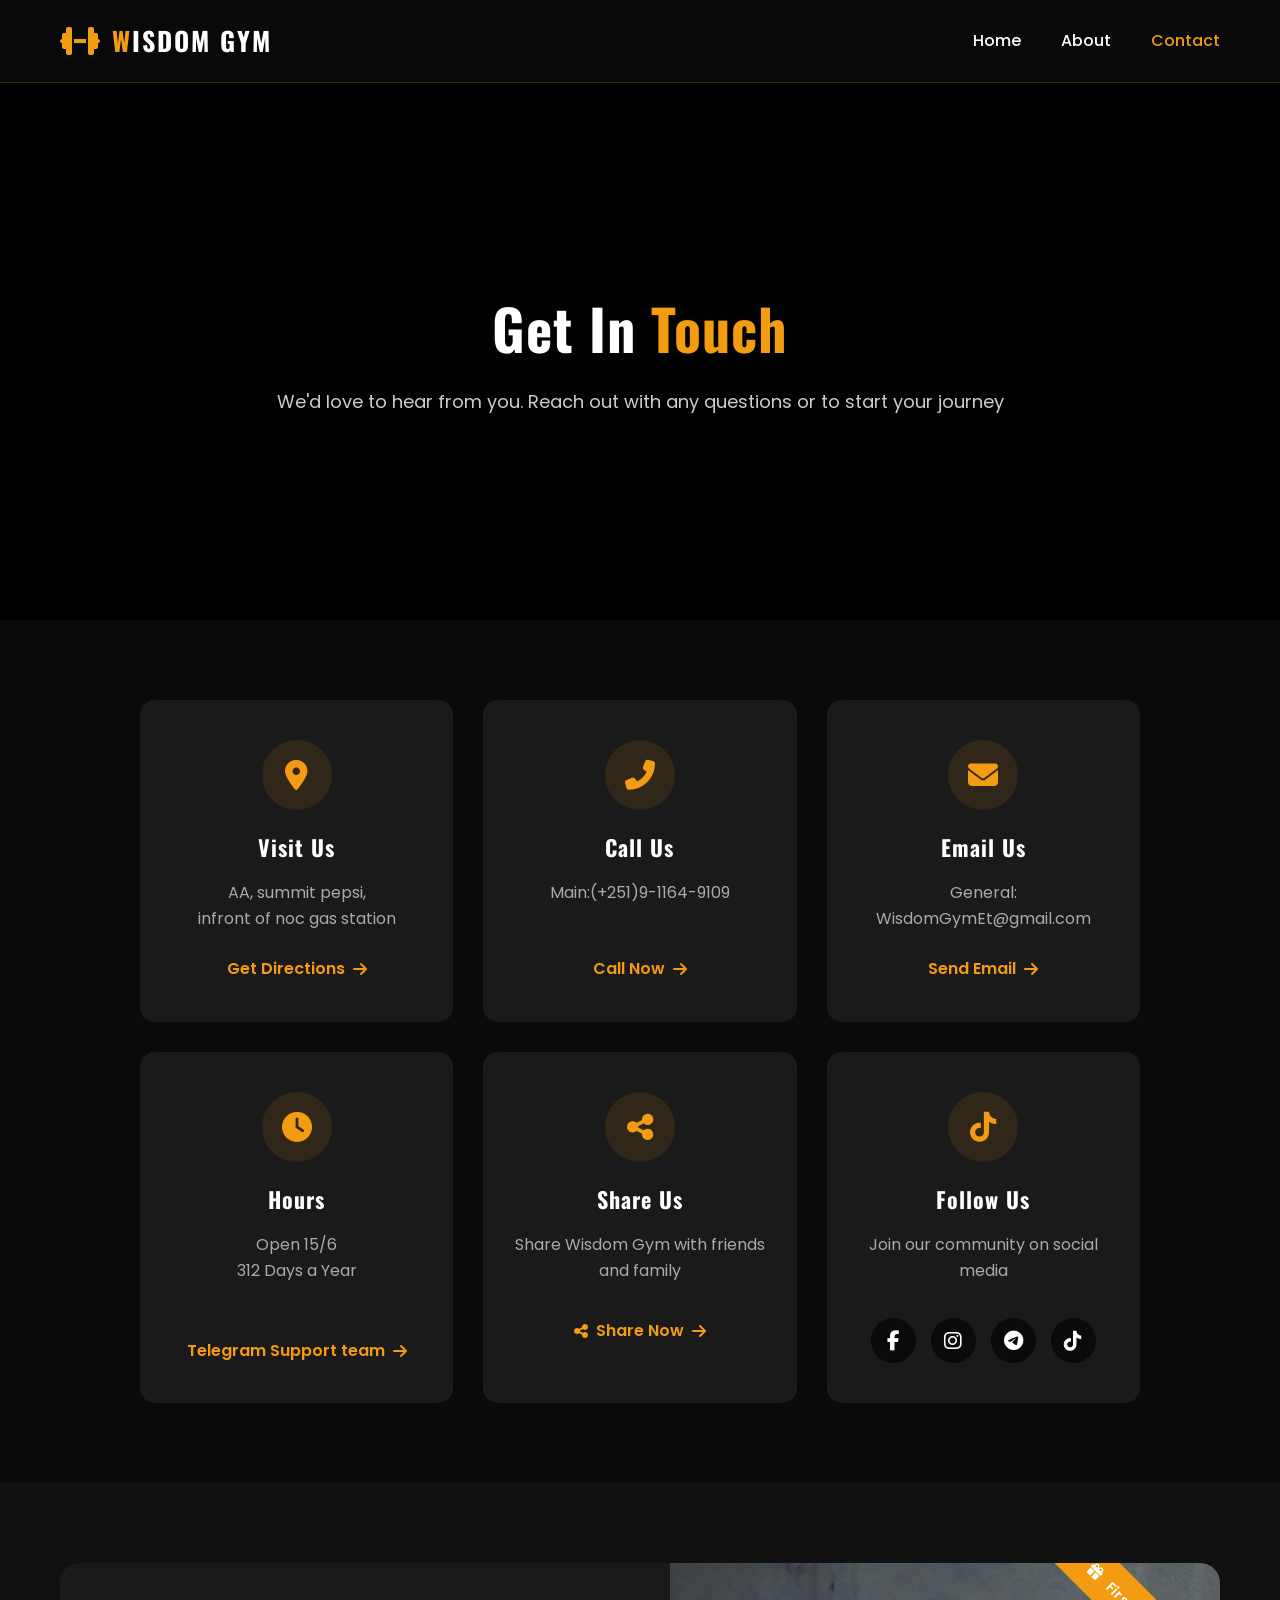
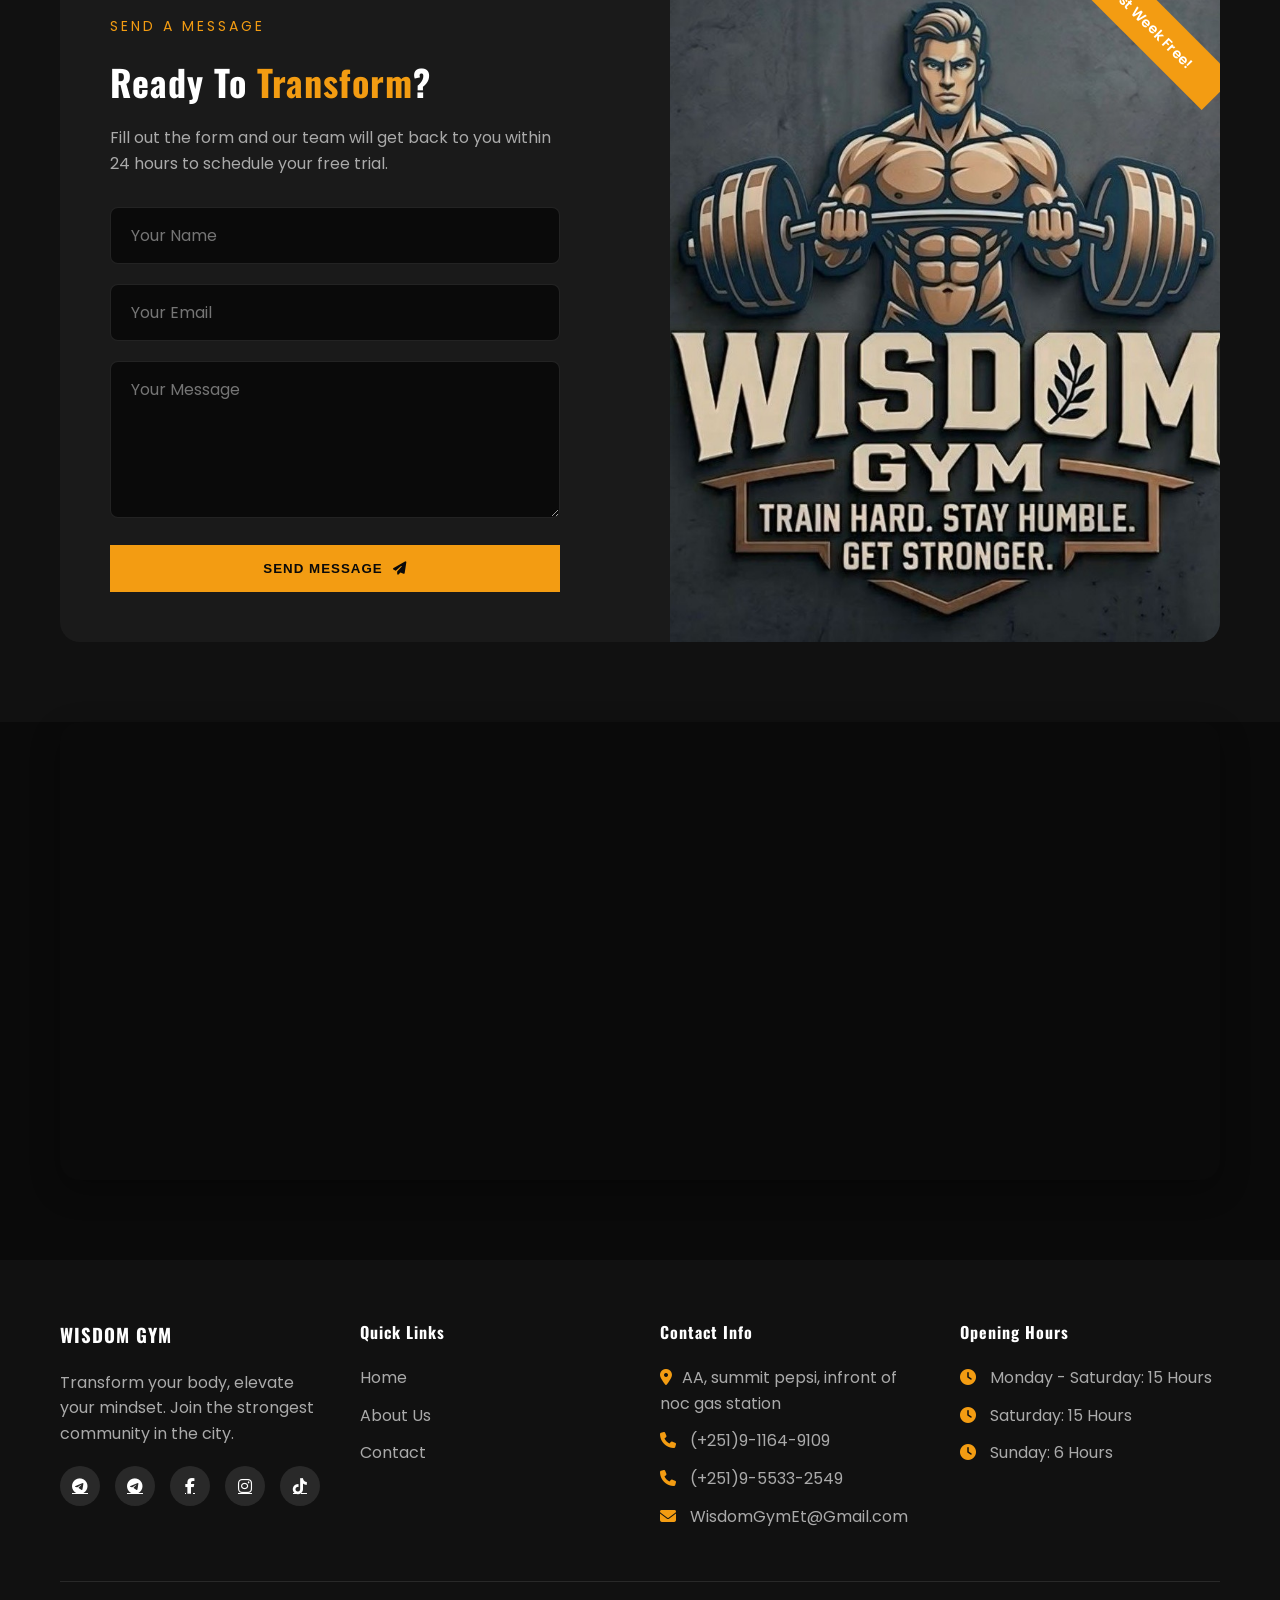
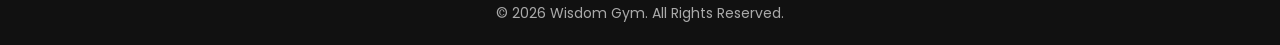
<file: contact.html>
<!DOCTYPE html>
<html lang="en">
<head>
    <meta charset="UTF-8">
    <meta name="viewport" content="width=device-width, initial-scale=1.0">
    <title>Contact | WISDOM GYM</title>
    <link rel="stylesheet" href="style2.css">
    <link rel="stylesheet" href="contact.css">
    <link href="https://fonts.googleapis.com/css2?family=Oswald:wght@400;500;600;700&family=Poppins:wght@300;400;500;600;700&display=swap" rel="stylesheet">
    <link rel="stylesheet" href="https://cdnjs.cloudflare.com/ajax/libs/font-awesome/6.4.0/css/all.min.css">
</head>
<body>
    <nav class="navbar">
        <div class="nav-container">

<div class="logo">
    <i class="fas fa-dumbbell"></i>
    <h1>WISDOM GYM</h1>
</div>

            <ul class="nav-links">
                <li><a href="index.html">Home</a></li>
                <li><a href="about-us.html">About</a></li>
                <li><a href="contact.html" class="active">Contact</a></li>
            </ul>
            <div class="hamburger">
                <span></span>
                <span></span>
                <span></span>
            </div>
        </div>
    </nav>

    <section class="page-header">
        <div class="page-header-overlay"></div>
        <div class="page-header-content">

            <h1>Get In <span class="highlight">Touch</span></h1>
            <p>We'd love to hear from you. Reach out with any questions or to start your journey</p>

        </div>
    </section>







<section class="contact-info-section">
    <div class="container">
        <div class="contact-grid">
            <div class="contact-cards">


                <!-- Existing Card 1: Visit Us -->
                <div class="contact-card">
                    <div class="contact-icon">
                        <i class="fas fa-map-marker-alt"></i>
                    </div>

                        <h3>Visit Us</h3>
                        <p>AA, summit pepsi,<br>infront of noc gas station</p>

<!-- add google map link -->
<!-- add google map link -->
<!-- add google map link -->

<a href="https://www.google.com/maps/place/Wisdom+Gym/@9.0010625,38.8561875,17z/data=!3m1!4b1!4m6!3m5!1s0x164b9b45214409b9:0x9e28ddab6bf6c854!8m2!3d9.0010625!4d38.8561875!16s%2Fg%2F11z2yh9htr!18m1!1e1?entry=ttu&g_ep=EgoyMDI2MDQwOC4wIKXMDSoASAFQAw%3D%3D" target="_blank" class="contact-link">
    Get Directions <i class="fas fa-arrow-right"></i>
</a>

                </div>


                <!-- Existing Card 2: Call Us -->
                <div class="contact-card">
                    <div class="contact-icon">
                        <i class="fas fa-phone-alt"></i>
                    </div>

                        <h3>Call Us</h3>
                        <p>Main:(+251)9-1164-9109<br></p>
                        <a href="tel:+251911649109" class="contact-link">Call Now <i class="fas fa-arrow-right"></i></a>

                </div>


                <!-- Existing Card 3: Email Us -->
                <div class="contact-card">
                    <div class="contact-icon">
                        <i class="fas fa-envelope"></i>
                    </div>

                        <h3>Email Us</h3>
                        <p>General: WisdomGymEt@gmail.com<br></p>
                    <a href="mailto:wisdomgymet@gmail.com" class="contact-link">Send Email <i class="fas fa-arrow-right"></i></a>
                </div>


                <!-- Existing Card 4: Hours -->
                <div class="contact-card">
                    <div class="contact-icon">
                        <i class="fas fa-clock"></i>
                    </div>

                        <h3>Hours</h3>
                        <p>Open 15/6<br>312 Days a Year</p>
                    <a href="https://t.me/Wisdom_Gym_bot" class="contact-link">Telegram Support team <i class="fas fa-arrow-right"></i></a>

                   </div>


                <!-- NEW Card 5: Share Us -->
                <div class="contact-card share-card">
                    <div class="contact-icon">
                        <i class="fas fa-share-alt"></i>
                    </div>

                    <h3>Share Us</h3>
                    <p>Share Wisdom Gym with friends and family</p>
                    <button class="contact-link share-btn" id="shareBtn">
                        <i class="fas fa-share-nodes"></i> Share Now <i class="fas fa-arrow-right"></i>

                    </button>
                    <div id="shareFeedback" class="share-feedback"></div>
                </div>


		<!-- Card 6: Follow Us -->
		<div class="contact-card">
 		   <div class="contact-icon">
  		      <i class="fab fa-tiktok"></i>
  		  </div>

   		 <h3>Follow Us</h3>
    		<p>Join our community on social media</p>


   			 <div class="social-icons-row">
    			    <a href="https://www.facebook.com/share/1GMMY4KpUM/" target="_blank" class="social-icon-circle facebook">
    			        <i class="fab fa-facebook-f"></i> 
    			    </a>
     			   <a href="https://instagram.com/musee1_14" target="_blank" class="social-icon-circle instagram">
     			       <i class="fab fa-instagram"></i>
     			   </a>
      			  <a href="https://t.me/+MwYt6cD4ad01OWQ0" target="_blank" class="social-icon-circle telegram">
   			         <i class="fab fa-telegram-plane"></i>
   			     </a>
    			    <!-- <a href="https://youtube.com/yourchannel" target="_blank" class="social-icon-circle youtube">
    			        <i class="fab fa-youtube"></i> -->
      			  </a>
      			  <a href="https://tiktok.com/@musitwa14" target="_blank" class="social-icon-circle tiktok">
       			     <i class="fab fa-tiktok"></i>
  			      </a>
 			</div>
			</div>
           	 </div>
        	</div>
  	  </div>
	</section>










    <section class="contact-form-section">
        <div class="container">
            <div class="form-wrapper">
                <div class="form-content">
                    <span class="subtitle">SEND A MESSAGE</span>
                    <h2>Ready To <span class="highlight">Transform</span>?</h2>
                    <p>Fill out the form and our team will get back to you within 24 hours to schedule your free trial.</p>

                    <form action="https://formsubmit.co/wisdomgymet@gmail.com" method="POST" class="contact-form">


  <!-- to prevent spam -->
  <input type="hidden" name="_captcha" value="false">
  <input type="hidden" name="_template" value="table">
  <input type="hidden" name="_subject" value="New Portfolio Message!">
  
  <div class="form-group">
    <input type="text" name="name" placeholder="Your Name" required>
  </div>
  <div class="form-group">
    <input type="email" name="email" placeholder="Your Email" required>
  </div>
  <div class="form-group">
    <textarea name="message" rows="5" placeholder="Your Message" required></textarea>
  </div>

<button type="submit" class="btn-primary">SEND MESSAGE <i class="fas fa-paper-plane"></i></button>

</form>

                </div>
                <div class="form-image">

                    <img src="images/logo2.jpg" alt="Gym logo">
                    <!--<img src="https://images.unsplash.com/photo-1581009146145-b5ef050c2e1e?w=400&h=500&fit=crop" alt="Gym Training"> -->
                    <div class="free-trial-badge">
                        <i class="fas fa-gift"></i>
                        <span>First Week Free!</span>
                    </div>
                </div>
            </div>
        </div>
    </section>




<!-- change google map -->
<!-- change google map -->
<!-- change google map -->


<!-- Map Section -->
<section class="map-section">
    <div class="container">
        <div class="map-wrapper">
            <iframe 
                src="https://www.google.com/maps?q=9.000694,38.856444&hl=en&z=15&output=embed"
                allowfullscreen="" 
                loading="lazy">
            </iframe>
        </div>
    </div>
</section>





    <!-- Footer -->
    <footer class="footer">
        <div class="container">
            <div class="footer-content">
                <div class="footer-col">
                    <h3>WISDOM GYM</h3>
                    <p>Transform your body, elevate your mindset. Join the strongest community in the city.</p>
                    <div class="social-links">

                        <a href="https://t.me/Wisdom_Gym_bot"><i class="fab fa-telegram-plane"></i></a>
                        <a href="https://t.me/+MwYt6cD4ad01OWQ0"><i class="fab fa-telegram-plane"></i></a>
                        <a href="https://www.facebook.com/share/1GMMY4KpUM/"><i class="fab fa-facebook-f"></i></a>
                        <a href="https://instagram.com/musee1_14"><i class="fab fa-instagram"></i></a>
                        <a href="https://tiktok.com/@musitwa14"><i class="fab fa-tiktok"></i></a>

                        <!-- <a href="#"><i class="fab fa-twitter"></i></a>
                        <a href="#"><i class="fab fa-youtube"></i></a> -->
                    </div>
                </div>
                <div class="footer-col">
                    <h4>Quick Links</h4>
                    <ul>
                        <li><a href="index.html">Home</a></li>
                        <li><a href="about-us.html">About Us</a></li>
                        <li><a href="contact.html">Contact</a></li>
                    </ul>
                </div>
                <div class="footer-col">
                    <h4>Contact Info</h4>
                    <ul>
                        <li><i class="fas fa-map-marker-alt"></i>AA, summit pepsi, infront of noc gas station</li>
                        <li><i class="fas fa-phone"></i> (+251)9-1164-9109</li>
                        <li><i class="fas fa-phone"></i> (+251)9-5533-2549</li>
                        <li><i class="fas fa-envelope"></i> WisdomGymEt@Gmail.com</li>
                    </ul>
                </div>
                <div class="footer-col">
                    <h4>Opening Hours</h4>
                    <ul>
                        <li><i class="fas fa-clock"></i> Monday - Saturday: 15 Hours</li>
                        <li><i class="fas fa-clock"></i> Saturday: 15 Hours</li>
                        <li><i class="fas fa-clock"></i> Sunday: 6 Hours</li>
                    </ul>
                </div>
            </div>
            <div class="footer-bottom">
                <p>&copy; 2026 Wisdom Gym. All Rights Reserved.</p>
            </div>
        </div>
    </footer>


    <script src="contact.js"></script>
</body>
</html>
</file>
<file: style2.css>
* {
    margin: 0;
    padding: 0;
    box-sizing: border-box;
}

:root {
    --primary: #f39c12;
    --primary-dark: #e67e22;
    --dark: #0a0a0a;
    --dark-gray: #111111;
    --light-gray: #1a1a1a;
    --text-light: #ffffff;
    --text-muted: #aaaaaa;
    --transition: all 0.3s ease;
}

body {
    font-family: 'Poppins', sans-serif;
    background-color: var(--dark);
    color: var(--text-light);
    line-height: 1.6;
    overflow-x: hidden;
}

h1, h2, h3, h4, h5, h6 {
    font-family: 'Oswald', sans-serif;
    font-weight: 700;
    letter-spacing: 1px;
}

.highlight {
    color: var(--primary);
}

.container {
    max-width: 1200px;
    margin: 0 auto;
    padding: 0 20px;
}

.section-header {
    text-align: center;
    margin-bottom: 60px;
}

.section-header .subtitle {
    color: var(--primary);
    font-size: 14px;
    letter-spacing: 3px;
    text-transform: uppercase;
    font-weight: 600;
    display: inline-block;
    margin-bottom: 15px;
}

.section-header h2 {
    font-size: 42px;
    margin-bottom: 15px;
}

.section-header p {
    color: var(--text-muted);
    max-width: 600px;
    margin: 0 auto;
}

/* Navigation */
.navbar {
    position: fixed;
    top: 0;
    width: 100%;
    background: rgba(10, 10, 10, 0.95);
    backdrop-filter: blur(10px);
    z-index: 1000;
    padding: 20px 0;
    border-bottom: 1px solid rgba(243, 156, 18, 0.2);
}

.nav-container {
    max-width: 1200px;
    margin: 0 auto;
    padding: 0 20px;
    display: flex;
    justify-content: space-between;
    align-items: center;
}

.logo h1 {
    font-size: 28px;
    letter-spacing: 2px;
    color: var(--text-light);
}

.logo h1::first-letter {
    color: var(--primary);
}

.nav-links {
    display: flex;
    list-style: none;
    gap: 40px;
}

.nav-links a {
    color: var(--text-light);
    text-decoration: none;
    font-weight: 500;
    transition: var(--transition);
}

.nav-links a:hover,
.nav-links a.active {
    color: var(--primary);
}

.hamburger {
    display: none;
    flex-direction: column;
    cursor: pointer;
}

.hamburger span {
    width: 25px;
    height: 3px;
    background: var(--text-light);
    margin: 3px 0;
    transition: var(--transition);
}

/* Hero Section */
.hero {
    position: relative;
    height: 100vh;
    min-height: 700px;
    background: linear-gradient(rgba(0,0,0,0.7), rgba(0,0,0,0.8)), url('https://images.unsplash.com/photo-1534438327276-14e5300c3a48?w=1920&h=1080&fit=crop');
    background-size: cover;
    background-position: center;
    background-attachment: fixed;
    display: flex;
    align-items: center;
    justify-content: center;
    text-align: center;
}

.hero-overlay {
    position: absolute;
    top: 0;
    left: 0;
    width: 100%;
    height: 100%;
    background: linear-gradient(135deg, rgba(0,0,0,0.8) 0%, rgba(0,0,0,0.6) 100%);
}

.hero-content {
    position: relative;
    z-index: 2;
    max-width: 800px;
    padding: 0 20px;
}

.hero-tag {
    color: var(--primary);
    font-size: 14px;
    letter-spacing: 4px;
    text-transform: uppercase;
    margin-bottom: 20px;
    display: inline-block;
}

.hero-content h1 {
    font-size: 70px;
    line-height: 1.2;
    margin-bottom: 20px;
}

.hero-content p {
    font-size: 18px;
    color: var(--text-muted);
    margin-bottom: 40px;
}

.hero-buttons {
    display: flex;
    gap: 20px;
    justify-content: center;
}

.btn-primary, .btn-secondary {
    padding: 14px 35px;
    text-decoration: none;
    font-weight: 600;
    text-transform: uppercase;
    letter-spacing: 1px;
    transition: var(--transition);
    display: inline-flex;
    align-items: center;
    gap: 10px;
}

.btn-primary {
    background: var(--primary);
    color: var(--dark);
    border: 2px solid var(--primary);
}

.btn-primary:hover {
    background: transparent;
    color: var(--primary);
}

.btn-secondary {
    background: transparent;
    color: var(--text-light);
    border: 2px solid var(--text-light);
}

.btn-secondary:hover {
    background: var(--primary);
    border-color: var(--primary);
    color: var(--dark);
}

.hero-stats {
    position: absolute;
    bottom: 50px;
    left: 0;
    right: 0;
    display: flex;
    justify-content: center;
    gap: 80px;
    z-index: 2;
}

.stat {
    text-align: center;
}

.stat h3 {
    font-size: 32px;
    color: var(--primary);
}

.stat p {
    font-size: 14px;
    color: var(--text-muted);
}

/* Why Choose Us */
.why-choose {
    padding: 100px 0;
    background: var(--dark-gray);
}

.features-grid {
    display: grid;
    grid-template-columns: repeat(auto-fit, minmax(300px, 1fr));
    gap: 30px;
}

.feature-card {
    background: var(--light-gray);
    padding: 40px 30px;
    text-align: center;
    transition: var(--transition);
    border-radius: 10px;
}

.feature-card:hover {
    transform: translateY(-10px);
    border-bottom: 3px solid var(--primary);
}

.feature-icon {
    width: 80px;
    height: 80px;
    background: rgba(243, 156, 18, 0.1);
    border-radius: 50%;
    display: flex;
    align-items: center;
    justify-content: center;
    margin: 0 auto 25px;
}

.feature-icon i {
    font-size: 40px;
    color: var(--primary);
}

.feature-card h3 {
    font-size: 22px;
    margin-bottom: 15px;
}

.feature-card p {
    color: var(--text-muted);
    margin-bottom: 20px;
}

.feature-link {
    color: var(--primary);
    text-decoration: none;
    font-weight: 600;
    display: inline-flex;
    align-items: center;
    gap: 8px;
    transition: var(--transition);
}

.feature-link:hover {
    gap: 12px;
}

/* Coaches Section */
.coaches {
    padding: 100px 0;
    background: var(--dark);
}

.coaches-grid {
    display: grid;
    grid-template-columns: repeat(auto-fit, minmax(250px, 1fr));
    gap: 30px;
}

.coach-card {
    background: var(--light-gray);
    border-radius: 15px;
    overflow: hidden;
    transition: var(--transition);
}

.coach-card:hover {
    transform: translateY(-5px);
}

.coach-image {
    position: relative;
    overflow: hidden;
}

.coach-image img {
    width: 100%;
    height: 350px;
    object-fit: cover;
    transition: var(--transition);
}

.coach-card:hover .coach-image img {
    transform: scale(1.05);
}

.coach-social {
    position: absolute;
    bottom: -50px;
    left: 0;
    right: 0;
    display: flex;
    justify-content: center;
    gap: 15px;
    background: linear-gradient(transparent, rgba(0,0,0,0.7));
    padding: 20px;
    transition: var(--transition);
}

.coach-card:hover .coach-social {
    bottom: 0;
}

.coach-social a {
    width: 35px;
    height: 35px;
    background: var(--primary);
    border-radius: 50%;
    display: flex;
    align-items: center;
    justify-content: center;
    color: var(--dark);
    transition: var(--transition);
}

.coach-social a:hover {
    transform: scale(1.1);
}

.coach-info {
    padding: 20px;
    text-align: center;
}

.coach-info h4 {
    font-size: 20px;
    margin-bottom: 5px;
}

.coach-info p {
    color: var(--primary);
    font-size: 14px;
}

/* Membership Section */
.membership {
    padding: 100px 0;
    background: var(--dark-gray);
}

.membership-content {
    display: grid;
    grid-template-columns: 1fr 1fr;
    gap: 60px;
    align-items: center;
}

.membership-text h2 {
    font-size: 42px;
    margin: 15px 0;
}

.membership-list {
    list-style: none;
    margin: 30px 0;
}

.membership-list li {
    margin-bottom: 15px;
    display: flex;
    align-items: center;
    gap: 10px;
}

.membership-list i {
    color: var(--primary);
    font-size: 20px;
}

.membership-image img {
    width: 100%;
    border-radius: 20px;
    object-fit: cover;
}

/* Testimonials */
.testimonials {
    padding: 100px 0;
    background: var(--dark);
}

.testimonials-slider {
    display: grid;
    grid-template-columns: repeat(auto-fit, minmax(300px, 1fr));
    gap: 30px;
}

.testimonial-card {
    background: var(--light-gray);
    padding: 30px;
    border-radius: 15px;
    position: relative;
}

.quote-icon {
    font-size: 40px;
    color: var(--primary);
    opacity: 0.3;
    margin-bottom: 20px;
}

.testimonial-card p {
    font-style: italic;
    margin-bottom: 25px;
    color: var(--text-muted);
}

.client {
    display: flex;
    align-items: center;
    gap: 15px;
}

.client img {
    width: 50px;
    height: 50px;
    border-radius: 50%;
    object-fit: cover;
}

.client h4 {
    font-size: 16px;
    margin-bottom: 5px;
}

.client span {
    font-size: 12px;
    color: var(--text-muted);
}

/* Newsletter */
.newsletter {
    padding: 80px 0;
    background: linear-gradient(135deg, var(--primary-dark), var(--primary));
}

.newsletter-content {
    text-align: center;
}

.newsletter-content h3 {
    font-size: 32px;
    margin-bottom: 15px;
}

.newsletter-content p {
    margin-bottom: 30px;
}

.newsletter-form {
    display: flex;
    justify-content: center;
    gap: 15px;
    max-width: 500px;
    margin: 0 auto;
}

.newsletter-form input {
    flex: 1;
    padding: 15px 20px;
    border: none;
    border-radius: 5px;
    font-size: 16px;
}

.newsletter-form button {
    padding: 15px 30px;
    background: var(--dark);
    color: var(--text-light);
    border: none;
    border-radius: 5px;
    font-weight: 600;
    cursor: pointer;
    transition: var(--transition);
}

.newsletter-form button:hover {
    background: #222;
}

/* Footer */
.footer {
    background: var(--dark-gray);
    padding: 60px 0 20px;
}

.footer-content {
    display: grid;
    grid-template-columns: repeat(auto-fit, minmax(250px, 1fr));
    gap: 40px;
    margin-bottom: 40px;
}

.footer-col h3, .footer-col h4 {
    margin-bottom: 20px;
}

.footer-col p {
    color: var(--text-muted);
    margin-bottom: 20px;
}

.social-links {
    display: flex;
    gap: 15px;
}

.social-links a {
    width: 40px;
    height: 40px;
    background: rgba(255,255,255,0.1);
    border-radius: 50%;
    display: flex;
    align-items: center;
    justify-content: center;
    color: var(--text-light);
    transition: var(--transition);
}

.social-links a:hover {
    background: var(--primary);
    transform: translateY(-3px);
}

.footer-col ul {
    list-style: none;
}

.footer-col ul li {
    margin-bottom: 12px;
    color: var(--text-muted);
}

.footer-col ul li i {
    margin-right: 10px;
    color: var(--primary);
}

.footer-col ul li a {
    color: var(--text-muted);
    text-decoration: none;
    transition: var(--transition);
}

.footer-col ul li a:hover {
    color: var(--primary);
    padding-left: 5px;
}

.footer-bottom {
    text-align: center;
    padding-top: 20px;
    border-top: 1px solid rgba(255,255,255,0.1);
    color: var(--text-muted);
    font-size: 14px;
}

/* Responsive */
@media (max-width: 992px) {
    .hero-content h1 {
        font-size: 50px;
    }
    
    .membership-content {
        grid-template-columns: 1fr;
    }
    
    .membership-image {
        order: -1;
    }
}

@media (max-width: 768px) {
    .hamburger {
        display: flex;
    }
    
    .nav-links {
        position: fixed;
        top: 80px;
        left: -100%;
        width: 100%;
        background: var(--dark);
        flex-direction: column;
        align-items: center;
        padding: 40px 0;
        gap: 25px;
        transition: var(--transition);
        border-top: 1px solid rgba(243, 156, 18, 0.2);
    }
    
    .nav-links.active {
        left: 0;
    }
    
    .hero-stats {
        gap: 30px;
    }
    
    .stat h3 {
        font-size: 24px;
    }
    
    .hero-buttons {
        flex-direction: column;
        align-items: center;
    }
    
    .section-header h2 {
        font-size: 32px;
    }
    
    .newsletter-form {
        flex-direction: column;
    }
}



/* Certificates Grid - 4 per row with portrait orientation */
.certificates-grid {
    display: grid;
    grid-template-columns: repeat(4, 1fr);
    gap: 30px;
    margin-top: 50px;
}

.certificate-card {
    background: var(--light-gray);
    border-radius: 15px;
    overflow: hidden;
    transition: var(--transition);
    display: flex;
    flex-direction: column;
}

.certificate-card:hover {
    transform: translateY(-5px);
    box-shadow: 0 10px 30px rgba(0, 0, 0, 0.3);
}

/* Portrait orientation - taller than wide */
.certificate-image {
    position: relative;
    overflow: hidden;
    aspect-ratio: 3 / 4;
    width: 100%;
}

.certificate-image img {
    width: 100%;
    height: 100%;
    object-fit: cover;
    transition: var(--transition);
}

.certificate-card:hover .certificate-image img {
    transform: scale(1.05);
}

.certificate-info {
    padding: 20px;
    text-align: center;
    flex-grow: 1;
}

.certificate-info h4 {
    font-size: 16px;
    margin-bottom: 8px;
    color: var(--text-light);
    font-family: 'Oswald', sans-serif;
}

.certificate-info p {
    font-size: 12px;
    color: var(--primary);
    line-height: 1.4;
}

/* Hidden certificates */
.hidden-cert {
    display: none;
}

/* Load More Button Container */
.load-more-container {
    text-align: center;
    margin-top: 50px;
}

.load-more-btn, .show-less-btn {
    padding: 14px 40px;
    background: var(--primary);
    color: var(--dark);
    border: none;
    border-radius: 50px;
    font-size: 16px;
    font-weight: 600;
    text-transform: uppercase;
    letter-spacing: 1px;
    cursor: pointer;
    transition: var(--transition);
    display: inline-flex;
    align-items: center;
    gap: 10px;
    font-family: 'Poppins', sans-serif;
}

.load-more-btn:hover, .show-less-btn:hover {
    background: var(--primary-dark);
    transform: translateY(-2px);
    box-shadow: 0 5px 15px rgba(243, 156, 18, 0.3);
}

.show-less-btn {
    background: transparent;
    border: 2px solid var(--primary);
    color: var(--primary);
}

.show-less-btn:hover {
    background: var(--primary);
    color: var(--dark);
}

.hidden {
    display: none;
}

/* Responsive: 4 per row on desktop */
@media (max-width: 1200px) {
    .certificates-grid {
        grid-template-columns: repeat(4, 1fr);
        gap: 25px;
    }
}

/* Tablet: 2 per row */
@media (max-width: 992px) {
    .certificates-grid {
        grid-template-columns: repeat(2, 1fr);
        gap: 25px;
    }
    
    .certificate-image {
        aspect-ratio: 3 / 4;
    }
}

/* Mobile: 1 per row */
@media (max-width: 576px) {
    .certificates-grid {
        grid-template-columns: 1fr;
        gap: 20px;
    }
    
    .certificate-image {
        aspect-ratio: 3 / 4;
    }
}









/* Lightbox Gallery Effect */
.lightbox {
    position: fixed;
    top: 0;
    left: 0;
    width: 100%;
    height: 100%;
    background: rgba(0, 0, 0, 0.95);
    z-index: 10000;
    display: flex;
    align-items: center;
    justify-content: center;
    visibility: hidden;
    opacity: 0;
    transition: all 0.3s ease;
}

.lightbox.active {
    visibility: visible;
    opacity: 1;
}

.lightbox-content {
    position: relative;
    max-width: 90%;
    max-height: 90%;
}

.lightbox-image {
    max-width: 100%;
    max-height: 90vh;
    object-fit: contain;
    transform: rotate(90deg);
    border-radius: 10px;
    box-shadow: 0 10px 40px rgba(0, 0, 0, 0.5);
}

.lightbox-close {
    position: absolute;
    top: -50px;
    right: 0;
    background: none;
    border: none;
    color: white;
    font-size: 40px;
    cursor: pointer;
    transition: all 0.3s ease;
}

.lightbox-close:hover {
    color: var(--primary);
    transform: scale(1.1);
}

.lightbox-prev,
.lightbox-next {
    position: absolute;
    top: 50%;
    transform: translateY(-50%);
    background: rgba(0, 0, 0, 0.5);
    border: none;
    color: white;
    font-size: 40px;
    cursor: pointer;
    padding: 15px;
    border-radius: 50%;
    transition: all 0.3s ease;
    width: 60px;
    height: 60px;
    display: flex;
    align-items: center;
    justify-content: center;
}

.lightbox-prev {
    left: -80px;
}

.lightbox-next {
    right: -80px;
}

.lightbox-prev:hover,
.lightbox-next:hover {
    background: var(--primary);
    color: var(--dark);
    transform: translateY(-50%) scale(1.1);
}

.lightbox-counter {
    position: absolute;
    bottom: -40px;
    left: 50%;
    transform: translateX(-50%);
    color: white;
    font-size: 16px;
    background: rgba(0, 0, 0, 0.6);
    padding: 5px 15px;
    border-radius: 20px;
}

/* Responsive for mobile */
@media (max-width: 768px) {
    .lightbox-prev,
    .lightbox-next {
        width: 40px;
        height: 40px;
        font-size: 24px;
        padding: 10px;
    }
    
    .lightbox-prev {
        left: -50px;
    }
    
    .lightbox-next {
        right: -50px;
    }
    
    .lightbox-close {
        top: -40px;
        font-size: 30px;
    }
    
    .lightbox-image {
        transform: rotate(90deg) scale(0.9);
    }
}







/* Logo with Dumbbell Icon */
.logo {
    display: flex;
    align-items: center;
    gap: 12px;
}

.logo i {
    font-size: 32px;
    color: var(--primary);
    transition: var(--transition);
}

.logo:hover i {
    transform: scale(1.1) rotate(10deg);
}

.logo h1 {
    margin: 0;
    font-size: 26px;
    letter-spacing: 2px;
    color: var(--text-light);
}

.logo h1::first-letter {
    color: var(--primary);
}

/* Mobile responsive */
@media (max-width: 768px) {
    .logo i {
        font-size: 24px;
    }
    
    .logo h1 {
        font-size: 20px;
    }
    
    .logo {
        gap: 8px;
    }
}
</file>
<file: contact.css>
/* Contact Info Section */
.contact-info-section {
    padding: 80px 0;
    background: var(--dark);
}

.contact-grid {
    max-width: 1000px;
    margin: 0 auto;
}

.contact-cards {
    display: grid;
    grid-template-columns: repeat(auto-fit, minmax(250px, 1fr));
    gap: 30px;
}

.contact-card {
    background: var(--light-gray);
    padding: 40px 30px;
    text-align: center;
    border-radius: 15px;
    transition: var(--transition);
}

.contact-card:hover {
    transform: translateY(-5px);
}

.contact-icon {
    width: 70px;
    height: 70px;
    background: rgba(243, 156, 18, 0.1);
    border-radius: 50%;
    display: flex;
    align-items: center;
    justify-content: center;
    margin: 0 auto 20px;
}

.contact-icon i {
    font-size: 30px;
    color: var(--primary);
}

.contact-card h3 {
    font-size: 22px;
    margin-bottom: 15px;
}

.contact-card p {
    color: var(--text-muted);
    margin-bottom: 15px;
    line-height: 1.6;
}

.contact-link {
    color: var(--primary);
    text-decoration: none;
    font-weight: 600;
    display: inline-flex;
    align-items: center;
    gap: 8px;
    transition: var(--transition);
}

.contact-link:hover {
    gap: 12px;
}

/* Contact Form Section */
.contact-form-section {
    padding: 80px 0;
    background: var(--dark-gray);
}

.form-wrapper {
    display: grid;
    grid-template-columns: 1fr 1fr;
    gap: 60px;
    background: var(--light-gray);
    border-radius: 20px;
    overflow: hidden;
}

.form-content {
    padding: 50px;
}

.form-content .subtitle {
    color: var(--primary);
    font-size: 14px;
    letter-spacing: 3px;
    text-transform: uppercase;
    display: inline-block;
    margin-bottom: 15px;
}

.form-content h2 {
    font-size: 36px;
    margin-bottom: 15px;
}

.form-content > p {
    color: var(--text-muted);
    margin-bottom: 30px;
}

.contact-form {
    display: flex;
    flex-direction: column;
    gap: 20px;
}

.form-row {
    display: grid;
    grid-template-columns: 1fr 1fr;
    gap: 20px;
}

.form-group {
    width: 100%;
}

.form-group input,
.form-group select,
.form-group textarea {
    width: 100%;
    padding: 15px 20px;
    background: var(--dark);
    border: 1px solid rgba(255,255,255,0.1);
    border-radius: 8px;
    color: var(--text-light);
    font-size: 16px;
    font-family: 'Poppins', sans-serif;
    transition: var(--transition);
}

.form-group input:focus,
.form-group select:focus,
.form-group textarea:focus {
    outline: none;
    border-color: var(--primary);
}

.form-group select {
    cursor: pointer;
}

.form-group select option {
    background: var(--dark);
}

.form-group textarea {
    resize: vertical;
}

.form-status {
    margin-top: 15px;
    padding: 10px;
    border-radius: 8px;
    text-align: center;
}

.form-status.success {
    background: rgba(46, 204, 113, 0.2);
    color: #2ecc71;
    border: 1px solid #2ecc71;
}

.form-status.error {
    background: rgba(231, 76, 60, 0.2);
    color: #e74c3c;
    border: 1px solid #e74c3c;
}

.form-image {
    position: relative;
    overflow: hidden;
}

.form-image img {
    width: 100%;
    height: 100%;
    object-fit: cover;
}

.free-trial-badge {
    position: absolute;
    top: 30px;
    right: -30px;
    background: var(--primary);
    padding: 12px 40px;
    transform: rotate(45deg);
    font-weight: 600;
    font-size: 14px;
    white-space: nowrap;
}

.free-trial-badge i {
    margin-right: 8px;
}

/* Map Section */
.map-section {
    padding: 0 0 80px;
    background: var(--dark);
}

.map-wrapper {
    border-radius: 20px;
    overflow: hidden;
    box-shadow: 0 10px 30px rgba(0,0,0,0.3);
}

.map-wrapper iframe {
    width: 100%;
    height: 450px;
    border: none;
}

/* Responsive */
@media (max-width: 992px) {
    .form-wrapper {
        grid-template-columns: 1fr;
    }
    
    .form-image {
        display: none;
    }
    
    .form-content {
        padding: 40px;
    }
}

@media (max-width: 768px) {
    .form-row {
        grid-template-columns: 1fr;
    }
    
    .form-content h2 {
        font-size: 28px;
    }
    
    .contact-cards {
        grid-template-columns: 1fr;
    }
    
    .map-wrapper iframe {
        height: 300px;
    }
}

/* Page Header */
.page-header {
    position: relative;
    height: 60vh;
    min-height: 450px;
    background: linear-gradient(rgba(0,0,0,0.7), rgba(0,0,0,0.8)), url('https://images.unsplash.com/photo-1571902943202-507ec2618e8f?w=1920&h=600&fit=crop');
    background-size: cover;
    background-position: center;
    display: flex;
    align-items: center;
    justify-content: center;
    text-align: center;
    margin-top: 80px;  /* Prevents navbar overlap */
}

.page-header-overlay {
    position: absolute;
    top: 0;
    left: 0;
    width: 100%;
    height: 100%;
    background: linear-gradient(135deg, rgba(0,0,0,0.8), rgba(0,0,0,0.6));
}

.page-header-content {
    position: relative;
    z-index: 2;
}

.page-header-content h1 {
    font-size: 56px;
    margin-bottom: 15px;
    color: #ffffff;  /* Ensures visibility */
}

.page-header-content p {
    font-size: 18px;
    color: #cccccc;  /* Light gray, visible on dark background */
}






/* Social Icons Row - Horizontal Icons */
.social-icons-row {
    display: flex;
    justify-content: center;
    gap: 15px;
    margin-top: auto;
    flex-wrap: wrap;
}

.social-icon-circle {
    width: 45px;
    height: 45px;
    border-radius: 50%;
    background: var(--dark);
    display: flex;
    align-items: center;
    justify-content: center;
    color: var(--text-light);
    font-size: 20px;
    transition: var(--transition);
    text-decoration: none;
}

.social-icon-circle:hover {
    transform: translateY(-5px);
}

.social-icon-circle.facebook:hover {
    background: #1877f2;
    color: white;
}

.social-icon-circle.instagram:hover {
    background: linear-gradient(45deg, #f09433, #e6683c, #dc2743, #cc2366, #bc1888);
    color: white;
}

.social-icon-circle.telegram:hover {
    background: #0088cc;
    color: white;
}

.social-icon-circle.youtube:hover {
    background: #ff0000;
    color: white;
}

.social-icon-circle.tiktok:hover {
    background: #000000;
    color: #00f2ea;
    box-shadow: 0 0 10px rgba(0, 242, 234, 0.5);
}

/* Ensure all contact cards are equal height */
.contact-card {
    background: var(--light-gray);
    padding: 40px 25px;
    text-align: center;
    border-radius: 15px;
    transition: var(--transition);
    display: flex;
    flex-direction: column;
    align-items: center;
    height: 100%;
    min-height: 320px;
}

.contact-card:hover {
    transform: translateY(-5px);
}

.contact-icon {
    width: 70px;
    height: 70px;
    background: rgba(243, 156, 18, 0.1);
    border-radius: 50%;
    display: flex;
    align-items: center;
    justify-content: center;
    margin: 0 auto 20px;
    flex-shrink: 0;
}

.contact-icon i {
    font-size: 30px;
    color: var(--primary);
}

.contact-card h3 {
    font-size: 22px;
    margin-bottom: 15px;
    flex-shrink: 0;
}

.contact-card p {
    color: var(--text-muted);
    margin-bottom: 25px;
    line-height: 1.6;
    flex-grow: 1;
}

.contact-link {
    color: var(--primary);
    text-decoration: none;
    font-weight: 600;
    display: inline-flex;
    align-items: center;
    gap: 8px;
    transition: var(--transition);
    margin-top: auto;
}

.contact-link:hover {
    gap: 12px;
}

/* Share Card Styles */
.share-card {
    cursor: pointer;
}

.share-btn {
    background: none;
    border: none;
    cursor: pointer;
    font-size: 16px;
    font-weight: 600;
    font-family: 'Poppins', sans-serif;
    width: 100%;
    justify-content: center;
    padding: 10px;
    margin-top: auto;
}

.share-feedback {
    margin-top: 10px;
    font-size: 12px;
    text-align: center;
    transition: var(--transition);
}

.share-feedback.success {
    color: #2ecc71;
}

.share-feedback.error {
    color: #e74c3c;
}

/* Responsive */
@media (max-width: 992px) {
    .contact-cards {
        grid-template-columns: repeat(2, 1fr);
        gap: 25px;
    }
}

@media (max-width: 768px) {
    .contact-cards {
        grid-template-columns: 1fr;
        gap: 20px;
    }
    
    .contact-card {
        min-height: auto;
    }
    
    .social-icons-row {
        gap: 12px;
    }
    
    .social-icon-circle {
        width: 40px;
        height: 40px;
        font-size: 18px;
    }
}


/* Center button text and icon */
.btn-primary,
.submit-btn,
.contact-form button[type="submit"] {
    display: inline-flex;
    align-items: center;
    justify-content: center;
    text-align: center;
    gap: 10px;
}

/* Remove any extra padding that might cause misalignment */
.contact-form button {
    white-space: nowrap;
}










/* Logo with Dumbbell Icon */
.logo {
    display: flex;
    align-items: center;
    gap: 12px;
}

.logo i {
    font-size: 32px;
    color: var(--primary);
    transition: var(--transition);
}

.logo:hover i {
    transform: scale(1.1) rotate(10deg);
}

.logo h1 {
    margin: 0;
    font-size: 26px;
    letter-spacing: 2px;
    color: var(--text-light);
}

.logo h1::first-letter {
    color: var(--primary);
}

/* Mobile responsive */
@media (max-width: 768px) {
    .logo i {
        font-size: 24px;
    }
    
    .logo h1 {
        font-size: 20px;
    }
    
    .logo {
        gap: 8px;
    }
}
</file>
